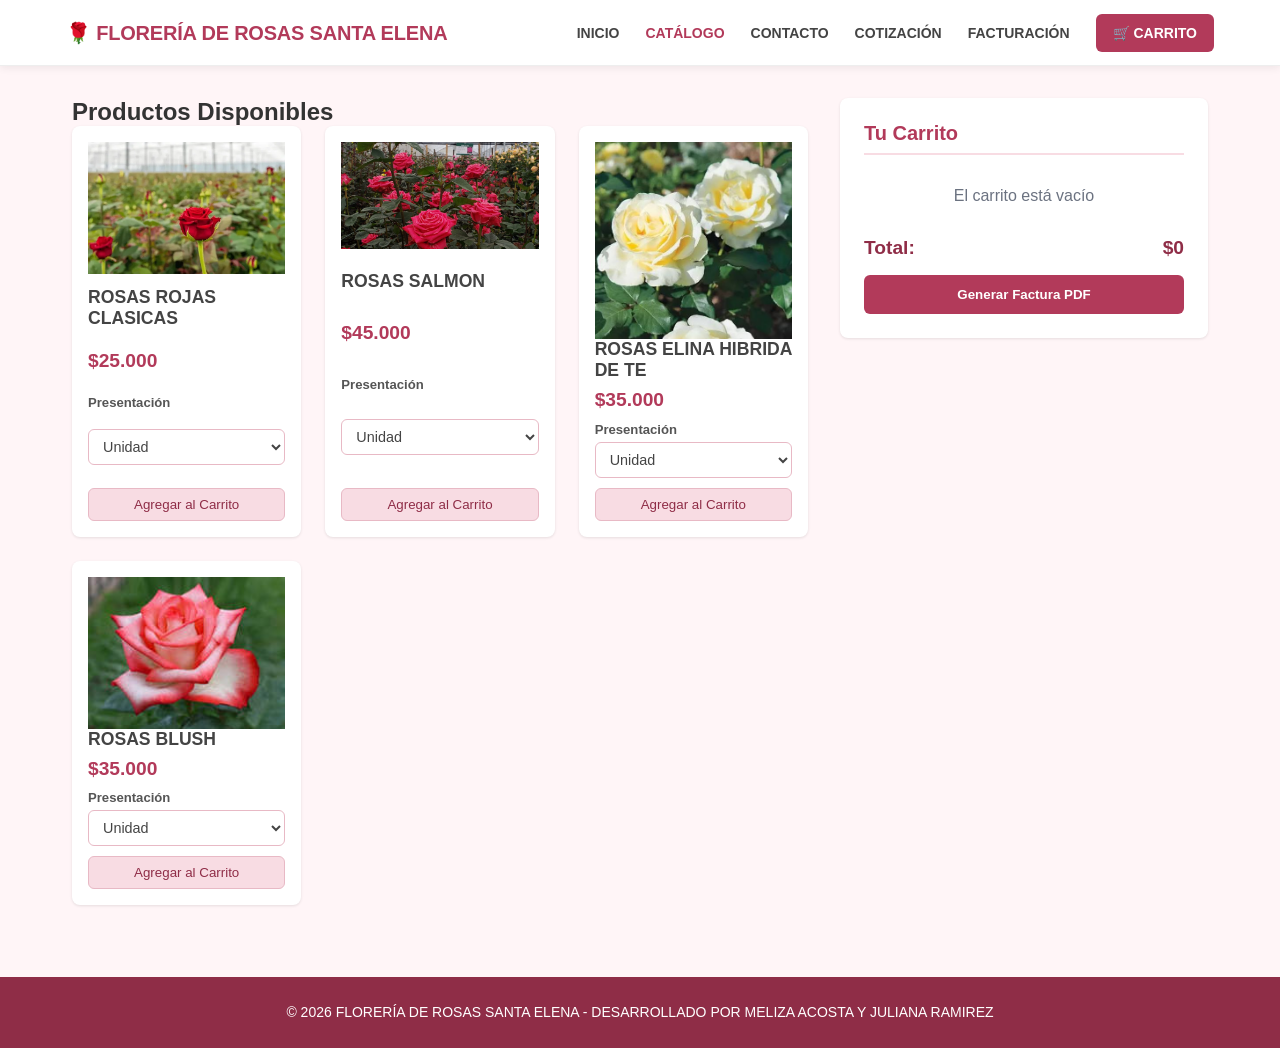
<file: index.html>
<!DOCTYPE html>
<html lang="en">
<head>
    <meta charset="UTF-8">
    <meta name="viewport" content="width=device-width, initial-scale=1.0">
    <title> 🌹FLORERIA DE ROSAS SANTA ELENA</title>
    <link rel="stylesheet" href="css/estilos.css">
    <link rel="stylesheet" href="css/header.css">
    
</head>
<body>
   
    <header class="site-header">
    <nav class="navbar">
        <a href="inicio.html" class="logo">🌹 FLORERÍA DE ROSAS SANTA ELENA</a>

        <ul class="nav-links">
            <li><a href="inicio.html">INICIO</a></li>
            <li><a href="catalogo.html" class="activo">CATÁLOGO</a></li>
            <li><a href="contacto.html">CONTACTO</a></li>
            <li><a href="cotizacion.html">COTIZACIÓN</a></li>
            <li><a href="factura.html">FACTURACIÓN</a></li>
            <li><a href="index.html" class="cart-button">🛒 CARRITO<span id="cart-count" hidden>0</span></a></li>
        </ul>
    </nav>
</header>

<div class="container ">
    <!--listado de productos-->
    <main>
        <h2>Productos Disponibles</h2>

        <div class="products-grid" id="products-grid"></div>
    </main>


    <aside class="cart-section">

        <div class="cart-title">
            Tu Carrito
        </div>


        <ul class="cart-items" id="cart-items">
            <p class="empty-cart">
                El carrito está vacío
            </p>
        </ul>


        <div class="cart-total">
            <span>Total:</span>
            <span id="cart-total-price">$0.00</span>
        </div>


        <button class="btn-checkout" onclick="generarFactura()">
            Generar Factura PDF
        </button>

    </aside>
</div>

<footer class="site-footer cart-footer">
    <p>© 2026 FLORERÍA DE ROSAS SANTA ELENA - DESARROLLADO POR MELIZA ACOSTA Y JULIANA RAMIREZ</p>
</footer>

<script>
    const products = [
{ id: 1, name: 'ROSAS ROJAS CLASICAS', price: 25000, image: 'imagenes/rosa.webp'},
{ id: 2, name: 'ROSAS SALMON', price: 45000, image: 'imagenes/rosas.jpg'},
{ id: 3, name: 'ROSAS ELINA HIBRIDA DE TE', price: 35000, image: 'imagenes/elina.jpeg' },
{ id: 4, name: 'ROSAS BLUSH', price: 35000, image: 'imagenes/Blush.jpeg' }
    ];
    let cart = JSON.parse(localStorage.getItem("carrito")) || [];
    
 // Renderizar productos en la interfaz
 
function renderProducts(){

    const grid=document.getElementById("products-grid");

    grid.innerHTML = products.map(product => `

        <div class="product-card">

            <img src="${product.image}" 
                 alt="${product.name}">

            <h3 class="product-title">
                ${product.name}
            </h3>

            <div class="product-price">
                $${product.price.toLocaleString("es-CO")}
            </div>

            <label class="presentation-label" for="presentacion-${product.id}">Presentación</label>
            <select class="presentation-select" id="presentacion-${product.id}">
                <option value="Unidad">Unidad</option>
                <option value="Ramo">Ramo</option>
                <option value="Docena">Docena</option>
            </select>

            <button class="btn-add"
              onclick="addToCart(${product.id})">

                Agregar al Carrito

            </button>

        </div>

    `).join("");

}


 
function addToCart(id){

    const product = products.find(p => p.id === id);
    const select = document.getElementById(`presentacion-${id}`);
    const presentacion = select ? select.value : "Unidad";

    // La combinación producto + presentación es un elemento diferente.
    // Así se puede tener, por ejemplo, 1 Unidad y 1 Ramo del mismo tipo de rosa.
    const item = cart.find(p => p.id === id && (p.presentacion || "Unidad") === presentacion);

    if(item){
        item.quantity++;
    }else{
        cart.push({
            ...product,
            quantity: 1,
            presentacion: presentacion
        });
    }

    saveCart();
    renderCart();

}



function removeFromCart(id, presentacion){

    cart = cart.filter(
        item => !(item.id === id && (item.presentacion || "Unidad") === presentacion)
    );


    saveCart();
    renderCart();

}



function saveCart(){

    localStorage.setItem(
        "carrito",
        JSON.stringify(cart)
    );

}



function formatearMoneda(valor){
    return new Intl.NumberFormat("es-CO", {
        style: "currency",
        currency: "COP",
        maximumFractionDigits: 0
    }).format(valor);
}


function renderCart(){

    const list=document.getElementById("cart-items");
    const count=document.getElementById("cart-count");
    const total=document.getElementById("cart-total-price");


    let totalItems = cart.reduce(
        (sum,item)=>sum+item.quantity,
        0
    );


    count.textContent = totalItems;


    if(cart.length===0){

        list.innerHTML =
        '<p class="empty-cart">El carrito está vacío</p>';

        total.textContent="$0";

        return;

    }



    let totalCompra=0;


    list.innerHTML = cart.map(item=>{

        let subtotal =
        item.price * item.quantity;


        totalCompra += subtotal;


        return `

        <li class="cart-item">

            <div class="cart-item-details">
                <strong>${item.name}</strong>
                <span class="cart-item-presentation">${item.quantity} × ${item.presentacion || "Unidad"}</span>
                <span class="cart-item-price">${formatearMoneda(item.price)} c/u · Subtotal: ${formatearMoneda(subtotal)}</span>
            </div>

            <button class="btn-remove"
             onclick="removeFromCart(${item.id}, '${item.presentacion || "Unidad"}')">

             Eliminar

            </button>

        </li>

        `;

    }).join("");



    total.textContent =
    "$"+totalCompra.toLocaleString("es-CO");

}




function generarFactura(){

    if(cart.length===0){

        alert("El carrito está vacío");

        return;

    }


    saveCart();

    window.location.href="factura.html";

}



renderProducts();
renderCart();

</script>


</body>
</html>
</file>
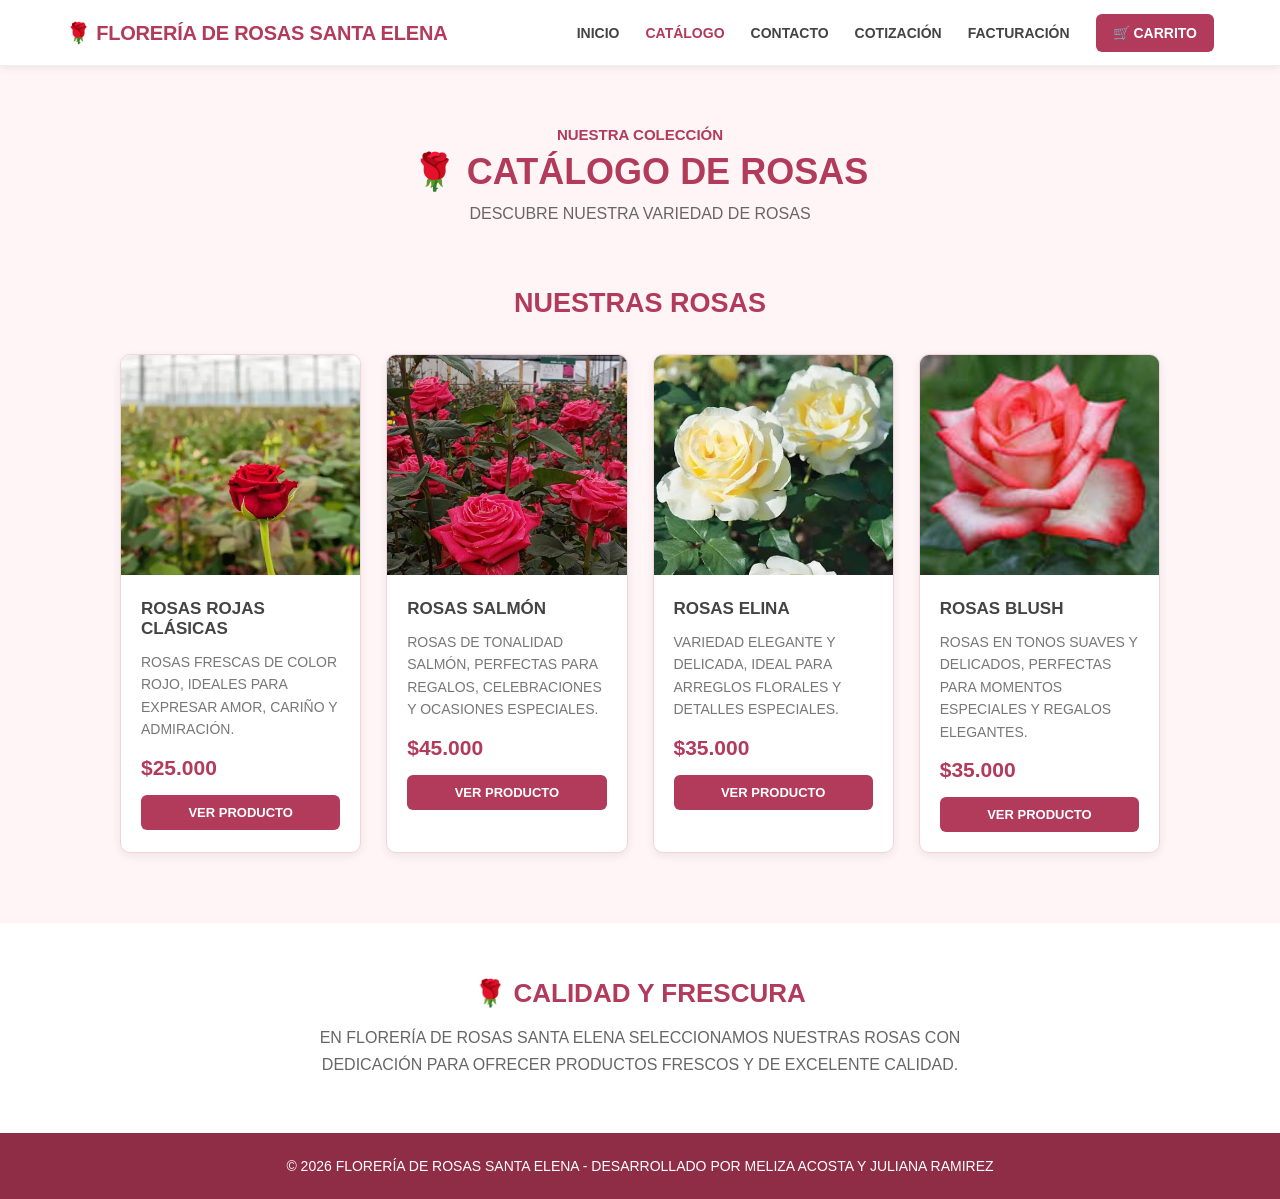
<file: catalogo.html>
<!DOCTYPE html>
<html lang="es">

<head>

    <meta charset="UTF-8">

    <meta name="viewport" content="width=device-width, initial-scale=1.0">

    <title>CATÁLOGO - FLORERÍA DE ROSAS SANTA ELENA</title>

    <link rel="stylesheet" href="css/catalogo.css">
    <link rel="stylesheet" href="css/header.css">

</head>

<body>

    <!-- ENCABEZADO -->

    <header class="site-header">
    <nav class="navbar">
        <a href="inicio.html" class="logo">🌹 FLORERÍA DE ROSAS SANTA ELENA</a>

        <ul class="nav-links">
            <li><a href="inicio.html">INICIO</a></li>
            <li><a href="catalogo.html" class="activo">CATÁLOGO</a></li>
            <li><a href="contacto.html">CONTACTO</a></li>
            <li><a href="cotizacion.html">COTIZACIÓN</a></li>
            <li><a href="factura.html">FACTURACIÓN</a></li>
            <li><a href="index.html" class="cart-button">🛒 CARRITO<span id="cart-count" hidden>0</span></a></li>
        </ul>
    </nav>
</header>


    <!-- TÍTULO -->

    <section class="titulo-catalogo">

        <p>NUESTRA COLECCIÓN</p>

        <h1>
            🌹 CATÁLOGO DE ROSAS
        </h1>

        <span>
            DESCUBRE NUESTRA VARIEDAD DE ROSAS
        </span>

    </section>


    <!-- PRODUCTOS -->

    <main class="catalogo">

        <h2>
            NUESTRAS ROSAS
        </h2>


        <div class="productos-grid">


            <!-- ROSAS ROJAS -->

            <div class="producto">

                <img
                    src="imagenes/rosa.webp"
                    alt="ROSAS ROJAS">

                <div class="producto-info">

                    <h3>
                        ROSAS ROJAS CLÁSICAS
                    </h3>

                    <p>
                        ROSAS FRESCAS DE COLOR ROJO,
                        IDEALES PARA EXPRESAR AMOR,
                        CARIÑO Y ADMIRACIÓN.
                    </p>

                    <strong>
                        $25.000
                    </strong>

                    <a href="index.html">
                        VER PRODUCTO
                    </a>

                </div>

            </div>


            <!-- ROSAS SALMÓN -->

            <div class="producto">

                <img
                    src="imagenes/rosas.jpg"
                    alt="ROSAS SALMÓN">

                <div class="producto-info">

                    <h3>
                        ROSAS SALMÓN
                    </h3>

                    <p>
                        ROSAS DE TONALIDAD SALMÓN,
                        PERFECTAS PARA REGALOS,
                        CELEBRACIONES Y OCASIONES ESPECIALES.
                    </p>

                    <strong>
                        $45.000
                    </strong>

                    <a href="index.html">
                        VER PRODUCTO
                    </a>

                </div>

            </div>


            <!-- ROSAS ELINA -->

            <div class="producto">

                <img
                    src="imagenes/elina.jpeg"
                    alt="ROSAS ELINA">

                <div class="producto-info">

                    <h3>
                        ROSAS ELINA
                    </h3>

                    <p>
                        VARIEDAD ELEGANTE Y DELICADA,
                        IDEAL PARA ARREGLOS FLORALES
                        Y DETALLES ESPECIALES.
                    </p>

                    <strong>
                        $35.000
                    </strong>

                    <a href="index.html">
                        VER PRODUCTO
                    </a>

                </div>

            </div>


            <!-- ROSAS BLUSH -->

            <div class="producto">

                <img
                    src="imagenes/Blush.jpeg"
                    alt="ROSAS BLUSH">

                <div class="producto-info">

                    <h3>
                        ROSAS BLUSH
                    </h3>

                    <p>
                        ROSAS EN TONOS SUAVES Y DELICADOS,
                        PERFECTAS PARA MOMENTOS ESPECIALES
                        Y REGALOS ELEGANTES.
                    </p>

                    <strong>
                        $35.000
                    </strong>

                    <a href="index.html">
                        VER PRODUCTO
                    </a>

                </div>

            </div>


        </div>

    </main>


    <!-- INFORMACIÓN -->

    <section class="informacion">

        <h2>
            🌹 CALIDAD Y FRESCURA
        </h2>

        <p>
            EN FLORERÍA DE ROSAS SANTA ELENA
            SELECCIONAMOS NUESTRAS ROSAS CON
            DEDICACIÓN PARA OFRECER PRODUCTOS
            FRESCOS Y DE EXCELENTE CALIDAD.
        </p>

    </section>


    <!-- PIE DE PÁGINA -->

    <footer>

        <p>
            © 2026 FLORERÍA DE ROSAS SANTA ELENA - DESARROLLADO POR MELIZA ACOSTA Y JULIANA RAMIREZ
        </p>

    </footer>


</body>

</html>
</file>
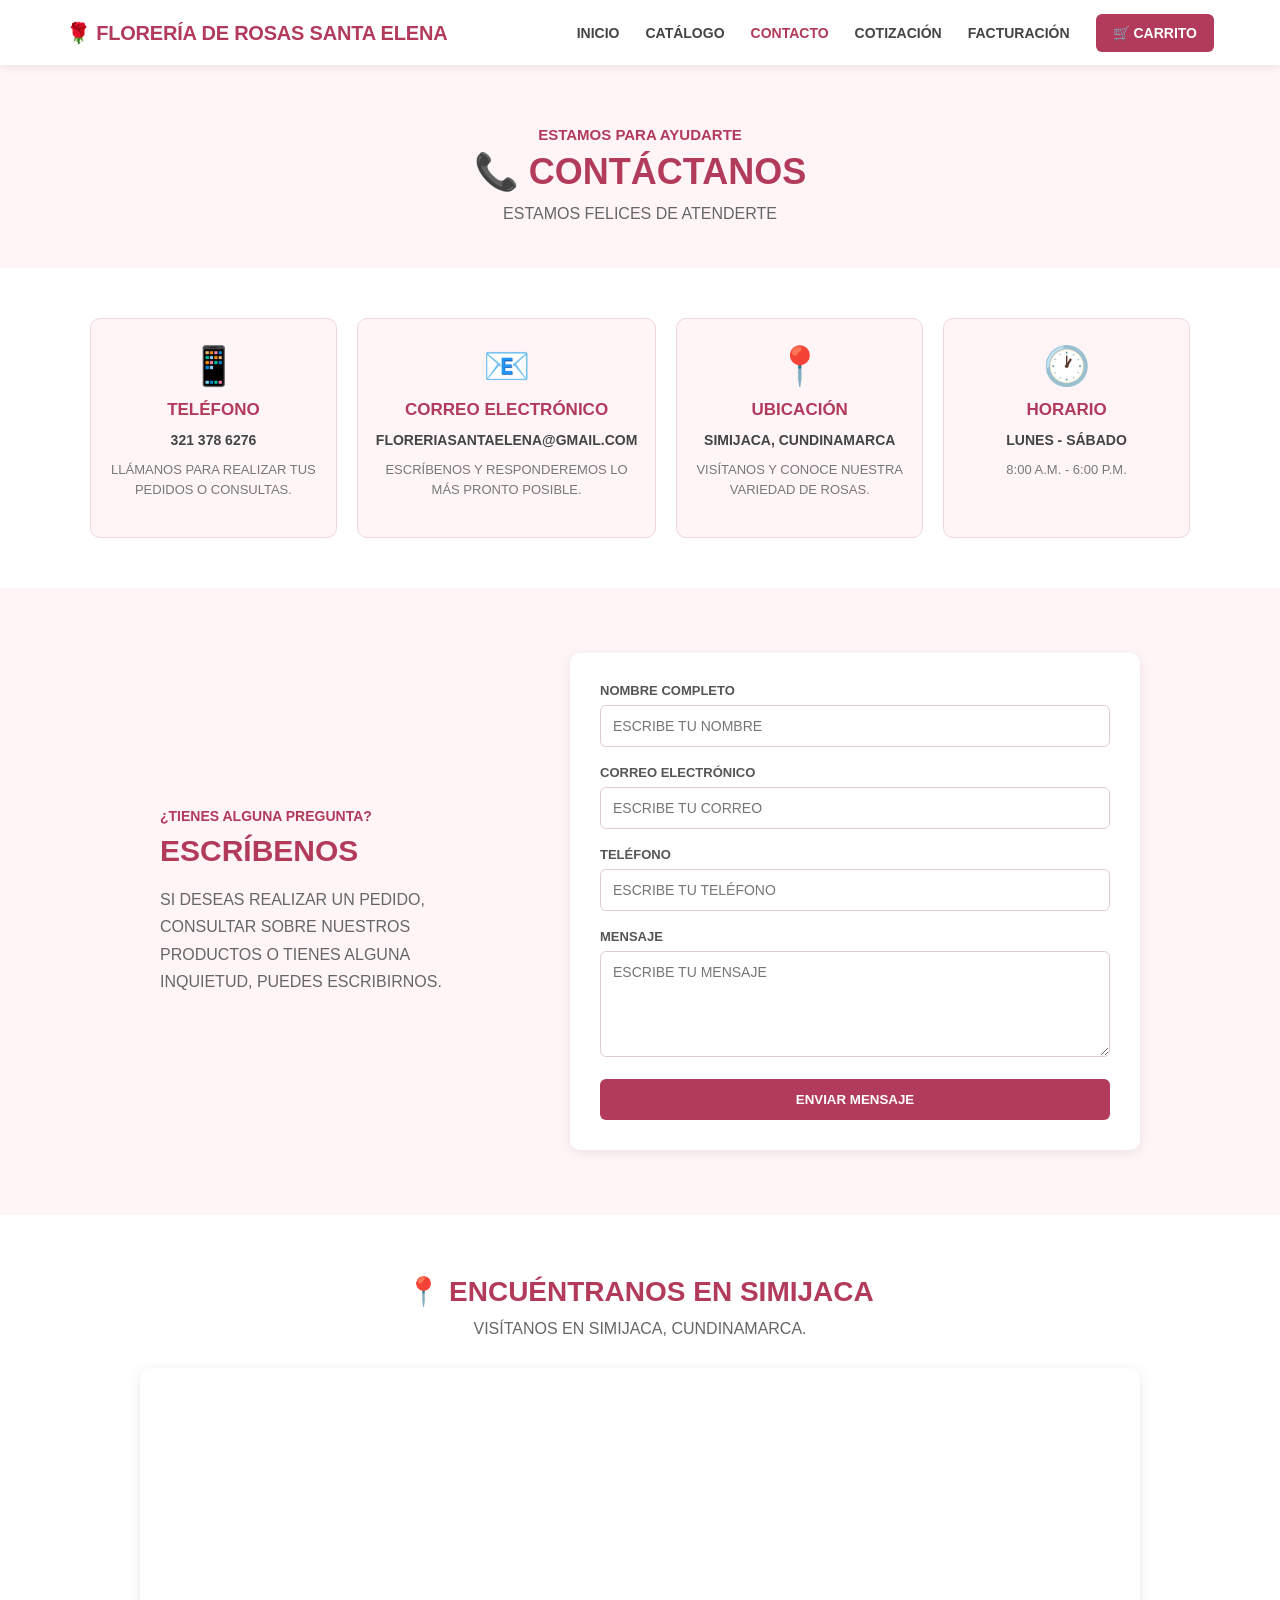
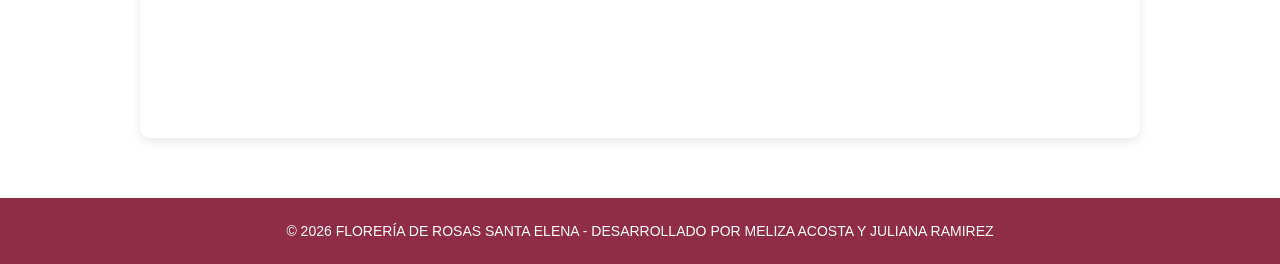
<file: contacto.html>
<!DOCTYPE html>
<html lang="es">

<head>

    <meta charset="UTF-8">

    <meta name="viewport" content="width=device-width, initial-scale=1.0">

    <title>CONTACTO - FLORERÍA DE ROSAS SANTA ELENA</title>

    <link rel="stylesheet" href="css/contacto.css">
    <link rel="stylesheet" href="css/header.css">

</head>


<body>


    <!-- ==================================================
         ENCABEZADO
    ================================================== -->

    <header class="site-header">
    <nav class="navbar">
        <a href="inicio.html" class="logo">🌹 FLORERÍA DE ROSAS SANTA ELENA</a>

        <ul class="nav-links">
            <li><a href="inicio.html">INICIO</a></li>
            <li><a href="catalogo.html">CATÁLOGO</a></li>
            <li><a href="contacto.html" class="activo">CONTACTO</a></li>
            <li><a href="cotizacion.html">COTIZACIÓN</a></li>
            <li><a href="factura.html">FACTURACIÓN</a></li>
            <li><a href="index.html" class="cart-button">🛒 CARRITO<span id="cart-count" hidden>0</span></a></li>
        </ul>
    </nav>
</header>



    <!-- ==================================================
         TÍTULO
    ================================================== -->

    <section class="titulo-contacto">


        <p>

            ESTAMOS PARA AYUDARTE

        </p>


        <h1>

            📞 CONTÁCTANOS

        </h1>


        <span>

            ESTAMOS FELICES DE ATENDERTE

        </span>


    </section>



    <!-- ==================================================
         INFORMACIÓN DE CONTACTO
    ================================================== -->

    <section class="informacion-contacto">


        <div class="contacto-grid">


            <!-- TELÉFONO -->

            <div class="contacto-card">


                <div class="icono">

                    📱

                </div>


                <h2>

                    TELÉFONO

                </h2>


                <p>

                    321 378 6276

                </p>


                <span>

                    LLÁMANOS PARA REALIZAR
                    TUS PEDIDOS O CONSULTAS.

                </span>


            </div>



            <!-- CORREO -->

            <div class="contacto-card">


                <div class="icono">

                    📧

                </div>


                <h2>

                    CORREO ELECTRÓNICO

                </h2>


                <p>

                    FLORERIASANTAELENA@GMAIL.COM

                </p>


                <span>

                    ESCRÍBENOS Y RESPONDEREMOS
                    LO MÁS PRONTO POSIBLE.

                </span>


            </div>



            <!-- UBICACIÓN -->

            <div class="contacto-card">


                <div class="icono">

                    📍

                </div>


                <h2>

                    UBICACIÓN

                </h2>


                <p>

                    SIMIJACA, CUNDINAMARCA

                </p>


                <span>

                    VISÍTANOS Y CONOCE NUESTRA
                    VARIEDAD DE ROSAS.

                </span>


            </div>



            <!-- HORARIO -->

            <div class="contacto-card">


                <div class="icono">

                    🕐

                </div>


                <h2>

                    HORARIO

                </h2>


                <p>

                    LUNES - SÁBADO

                </p>


                <span>

                    8:00 A.M. - 6:00 P.M.

                </span>


            </div>


        </div>


    </section>



    <!-- ==================================================
         FORMULARIO
    ================================================== -->

    <section class="formulario-seccion">


        <div class="formulario-contenedor">


            <div class="formulario-texto">


                <p class="formulario-pequeno">

                    ¿TIENES ALGUNA PREGUNTA?

                </p>


                <h2>

                    ESCRÍBENOS

                </h2>


                <p>

                    SI DESEAS REALIZAR UN PEDIDO,
                    CONSULTAR SOBRE NUESTROS PRODUCTOS
                    O TIENES ALGUNA INQUIETUD,
                    PUEDES ESCRIBIRNOS.

                </p>


            </div>



            <form
                class="formulario"
                onsubmit="enviarFormulario(event)">


                <label for="nombre">

                    NOMBRE COMPLETO

                </label>


                <input
                    type="text"
                    id="nombre"
                    name="nombre"
                    placeholder="ESCRIBE TU NOMBRE"
                    required>


                <label for="correo">

                    CORREO ELECTRÓNICO

                </label>


                <input
                    type="email"
                    id="correo"
                    name="correo"
                    placeholder="ESCRIBE TU CORREO"
                    required>


                <label for="telefono">

                    TELÉFONO

                </label>


                <input
                    type="tel"
                    id="telefono"
                    name="telefono"
                    placeholder="ESCRIBE TU TELÉFONO">


                <label for="mensaje">

                    MENSAJE

                </label>


                <textarea
                    id="mensaje"
                    name="mensaje"
                    rows="5"
                    placeholder="ESCRIBE TU MENSAJE"
                    required></textarea>


                <button type="submit">

                    ENVIAR MENSAJE

                </button>


            </form>


        </div>


    </section>



    <!-- ==================================================
         UBICACIÓN
    ================================================== -->

    <section class="ubicacion">


        <h2>

            📍 ENCUÉNTRANOS EN SIMIJACA

        </h2>


        <p>

            VISÍTANOS EN SIMIJACA, CUNDINAMARCA.

        </p>


        <div class="mapa">


            <iframe

                src="https://www.google.com/maps?q=Simijaca%2C%20Cundinamarca%2C%20Colombia&output=embed"

                width="100%"

                height="350"

                style="border:0;"

                allowfullscreen=""

                loading="lazy">

            </iframe>


        </div>


    </section>



    <!-- ==================================================
         PIE DE PÁGINA
    ================================================== -->

    <footer>


        <p>

            © 2026 FLORERÍA DE ROSAS SANTA ELENA - DESARROLLADO POR MELIZA ACOSTA Y JULIANA RAMIREZ

        </p>


    </footer>



    <!-- ==================================================
         JAVASCRIPT DEL FORMULARIO
    ================================================== -->

    <script>

        function enviarFormulario(event) {

            event.preventDefault();


            const nombre =
                document.getElementById("nombre").value;


            alert(
                "GRACIAS " +
                nombre.toUpperCase() +
                " POR CONTACTAR A FLORERÍA DE ROSAS SANTA ELENA. 🌹"
            );


            document.querySelector(".formulario").reset();

        }

    </script>


</body>

</html>
</file>
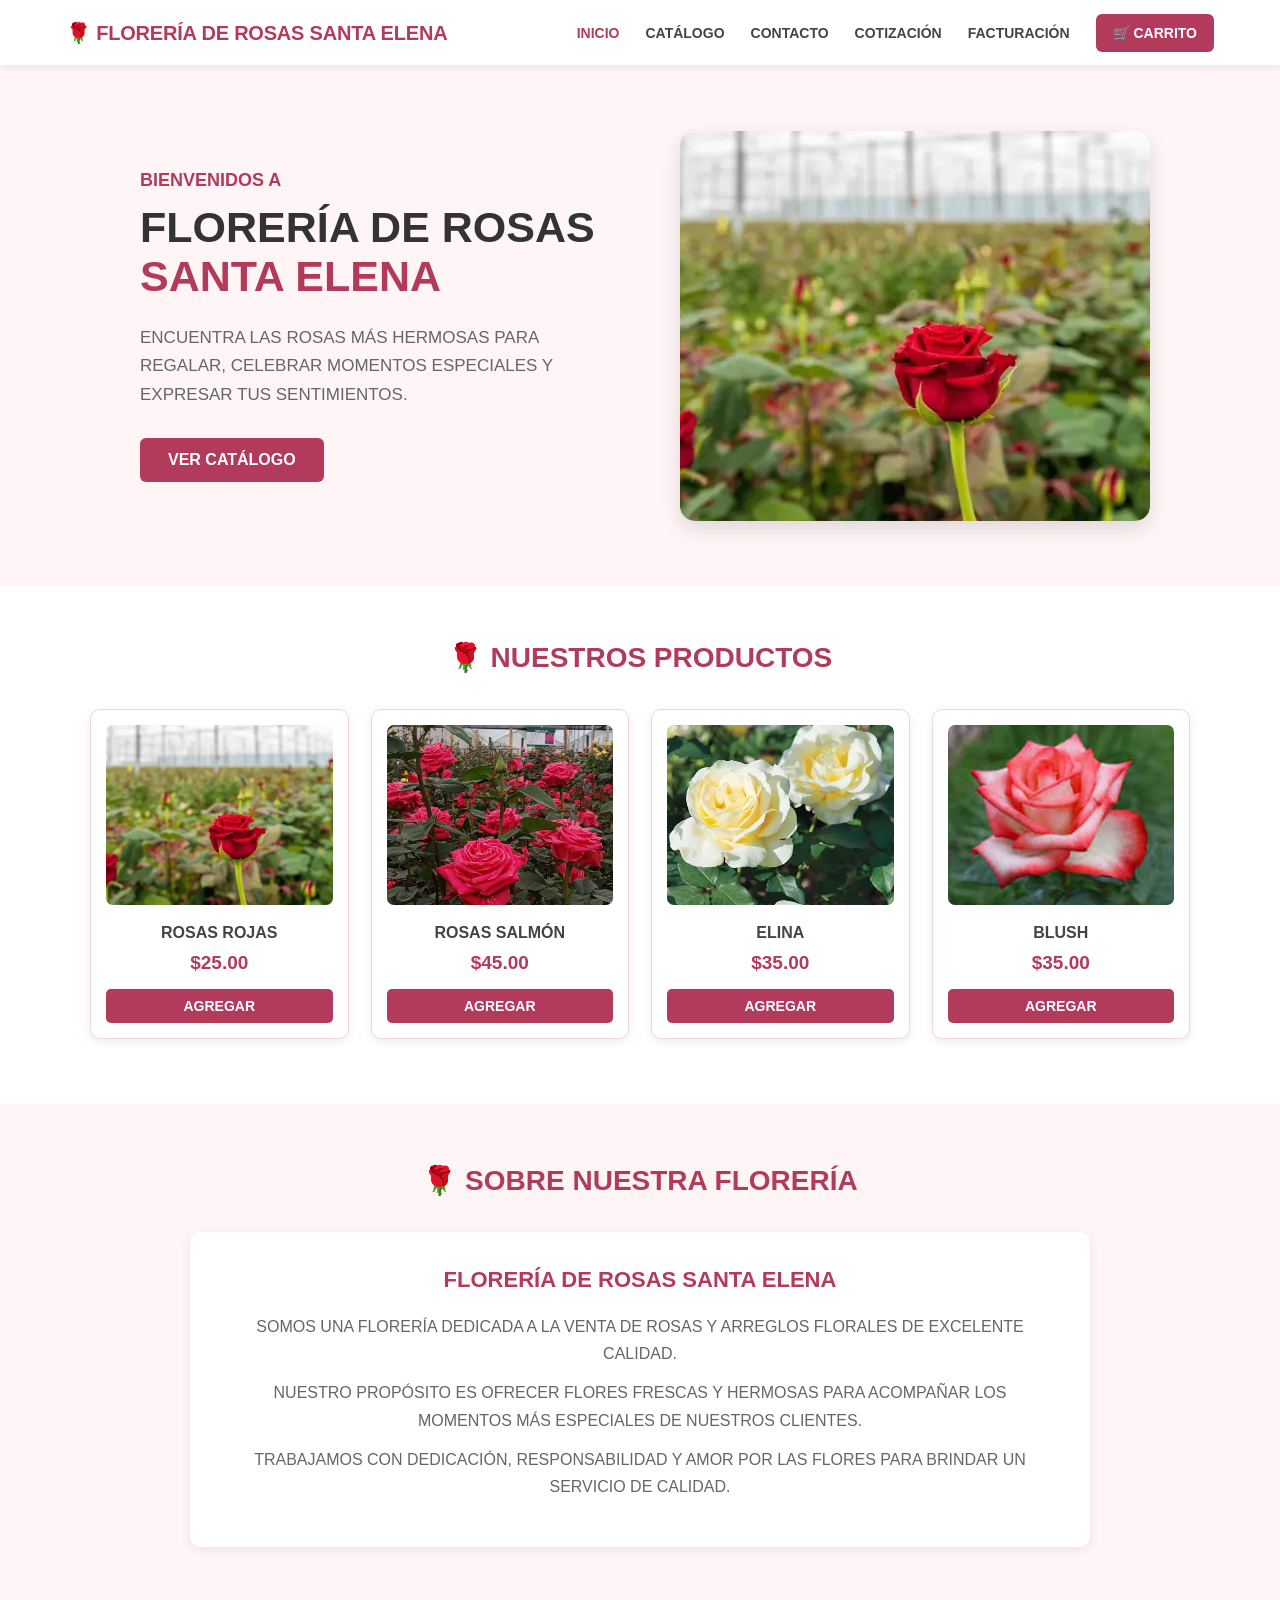
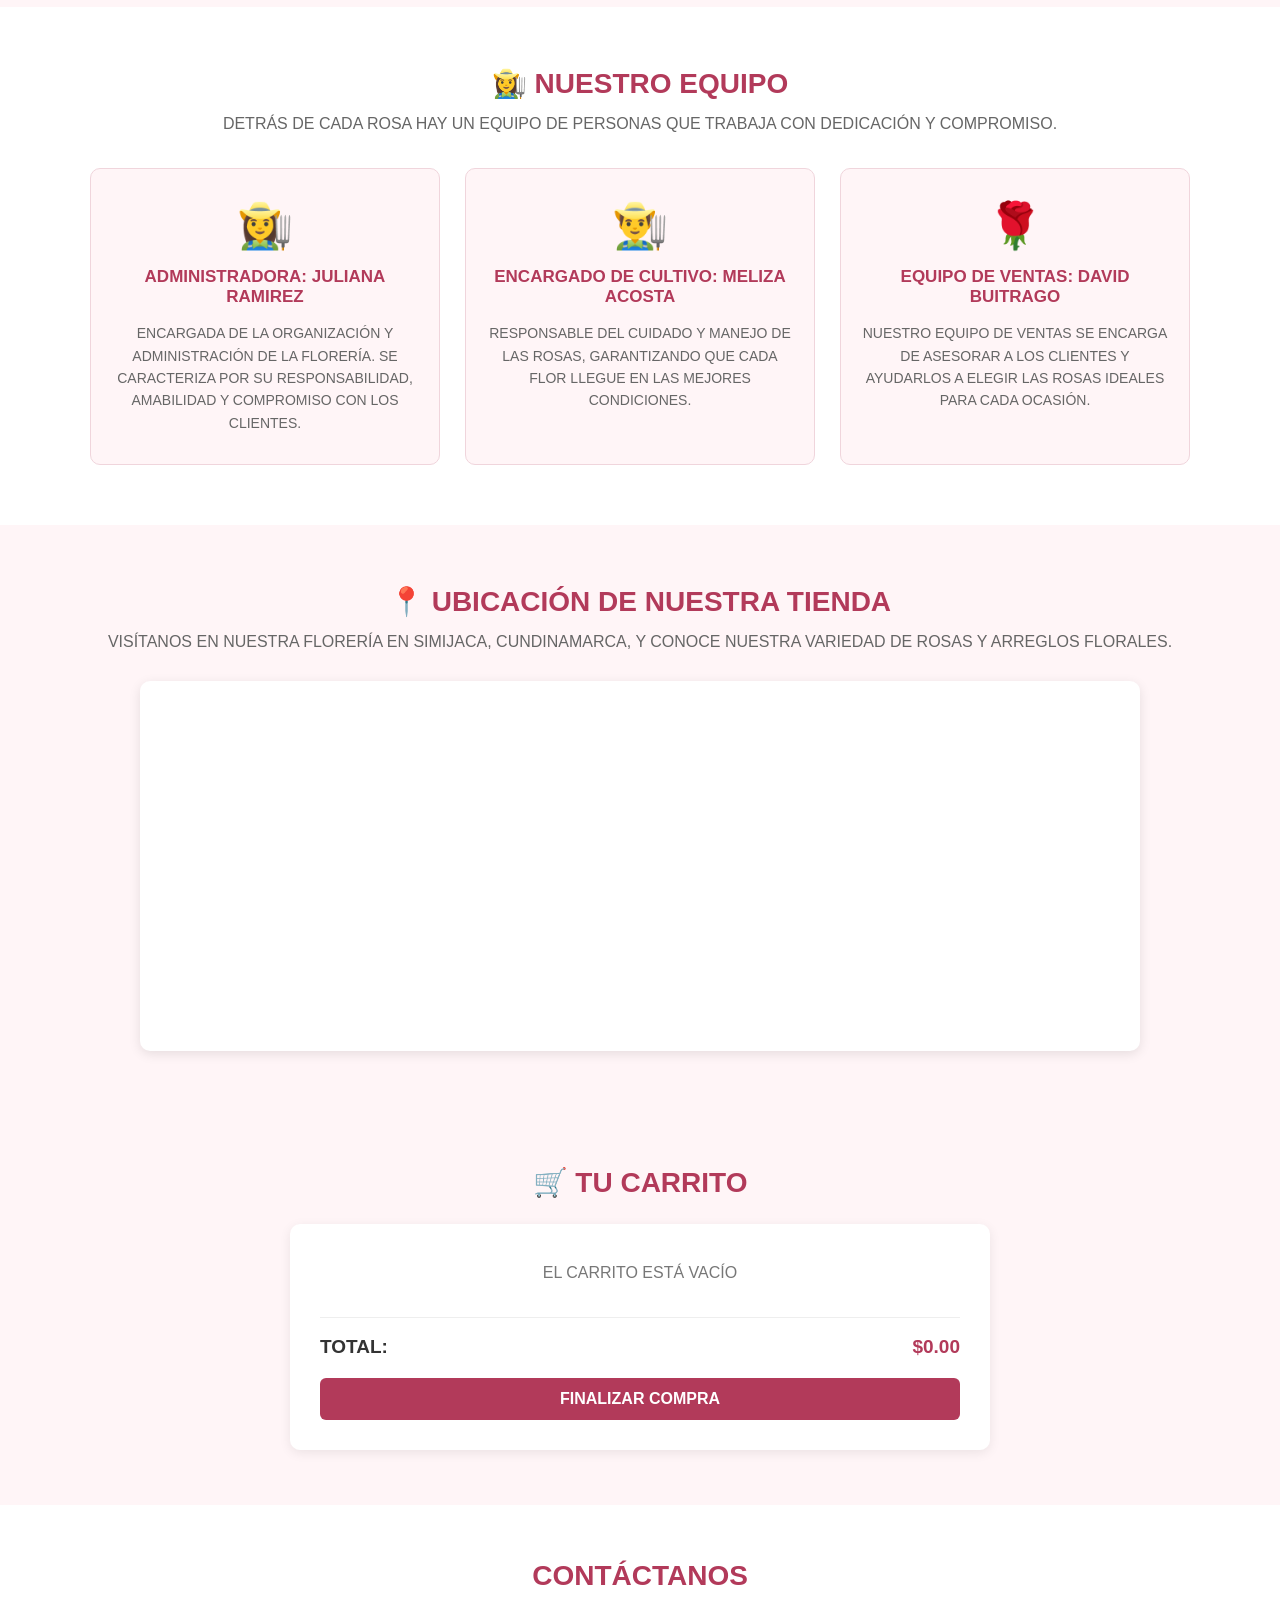
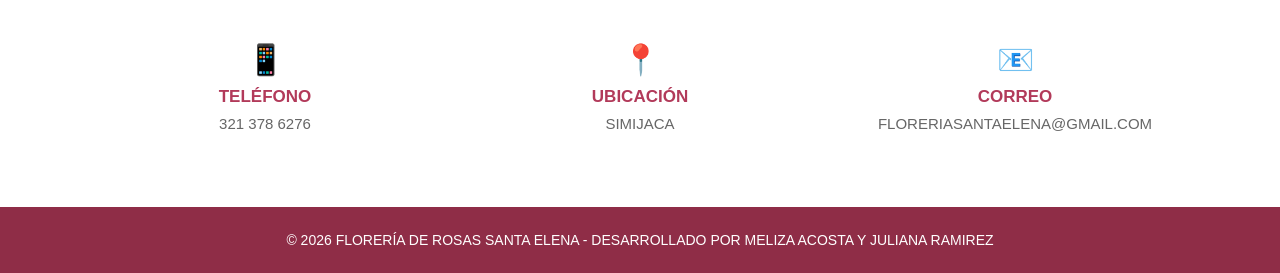
<file: inicio.html>
<!DOCTYPE html>
<html lang="es">

<head>

    <meta charset="UTF-8">

    <meta name="viewport" content="width=device-width, initial-scale=1.0">

    <title>FLORERÍA DE ROSAS SANTA ELENA</title>

    <link rel="stylesheet" href="css/inicio.css">
    <link rel="stylesheet" href="css/header.css">

</head>

<body>


    <!-- ==================================================
         ENCABEZADO
    ================================================== -->

    <header class="site-header">
    <nav class="navbar">
        <a href="inicio.html" class="logo">🌹 FLORERÍA DE ROSAS SANTA ELENA</a>

        <ul class="nav-links">
            <li><a href="inicio.html" class="activo">INICIO</a></li>
            <li><a href="catalogo.html">CATÁLOGO</a></li>
            <li><a href="contacto.html">CONTACTO</a></li>
            <li><a href="cotizacion.html">COTIZACIÓN</a></li>
            <li><a href="factura.html">FACTURACIÓN</a></li>
            <li><a href="index.html" class="cart-button">🛒 CARRITO<span id="cart-count" hidden>0</span></a></li>
        </ul>
    </nav>
</header>



    <!-- ==================================================
         BIENVENIDA
    ================================================== -->

    <section class="bienvenida">

        <div class="bienvenida-contenido">


            <div class="bienvenida-texto">

                <p class="titulo-pequeno">
                    BIENVENIDOS A
                </p>


                <h1>

                    FLORERÍA DE ROSAS

                    <span>
                        SANTA ELENA
                    </span>

                </h1>


                <p class="descripcion">

                    ENCUENTRA LAS ROSAS MÁS HERMOSAS
                    PARA REGALAR, CELEBRAR MOMENTOS
                    ESPECIALES Y EXPRESAR TUS SENTIMIENTOS.

                </p>


                <a href="index.html" class="btn-catalogo">
                    VER CATÁLOGO
                </a>

            </div>



            <div class="bienvenida-imagen">

                <img
                    src="imagenes/rosa.webp"
                    alt="ROSAS DE SANTA ELENA"
                >

            </div>


        </div>

    </section>



    <!-- ==================================================
         NUESTROS PRODUCTOS
    ================================================== -->

    <section class="productos">

        <div class="seccion-contenido">

            <h2>
                🌹 NUESTROS PRODUCTOS
            </h2>


            <div class="productos-grid">


                <!-- PRODUCTO 1 -->

                <div class="producto">

                    <img
                        src="imagenes/rosa.webp"
                        alt="ROSAS ROJAS"
                    >

                    <h3>
                        ROSAS ROJAS
                    </h3>

                    <p class="precio">
                        $25.00
                    </p>

                    <a href="index.html" class="btn-agregar">
                        AGREGAR
                    </a>

                </div>



                <!-- PRODUCTO 2 -->

                <div class="producto">

                    <img
                        src="imagenes/rosas.jpg"
                        alt="ROSAS SALMÓN"
                    >

                    <h3>
                        ROSAS SALMÓN
                    </h3>

                    <p class="precio">
                        $45.00
                    </p>

                    <a href="index.html" class="btn-agregar">
                        AGREGAR
                    </a>

                </div>



                <!-- PRODUCTO 3 -->

                <div class="producto">

                    <img
                        src="imagenes/elina.jpeg"
                        alt="ROSAS ELINA"
                    >

                    <h3>
                        ELINA
                    </h3>

                    <p class="precio">
                        $35.00
                    </p>

                    <a href="index.html" class="btn-agregar">
                        AGREGAR
                    </a>

                </div>



                <!-- PRODUCTO 4 -->

                <div class="producto">

                    <img
                        src="imagenes/Blush.jpeg"
                        alt="ROSAS BLUSH"
                    >

                    <h3>
                        BLUSH
                    </h3>

                    <p class="precio">
                        $35.00
                    </p>

                    <a href="index.html" class="btn-agregar">
                        AGREGAR
                    </a>

                </div>


            </div>

        </div>

    </section>



    <!-- ==================================================
         DESCRIPCIÓN DE LA TIENDA
    ================================================== -->

    <section class="sobre-nosotros">

        <div class="seccion-contenido">

            <h2>
                🌹 SOBRE NUESTRA FLORERÍA
            </h2>


            <div class="sobre-contenido">

                <div class="sobre-texto">

                    <h3>
                        FLORERÍA DE ROSAS SANTA ELENA
                    </h3>


                    <p>

                        SOMOS UNA FLORERÍA DEDICADA A LA VENTA
                        DE ROSAS Y ARREGLOS FLORALES DE EXCELENTE
                        CALIDAD.

                    </p>


                    <p>

                        NUESTRO PROPÓSITO ES OFRECER FLORES
                        FRESCAS Y HERMOSAS PARA ACOMPAÑAR
                        LOS MOMENTOS MÁS ESPECIALES DE NUESTROS
                        CLIENTES.

                    </p>


                    <p>

                        TRABAJAMOS CON DEDICACIÓN, RESPONSABILIDAD
                        Y AMOR POR LAS FLORES PARA BRINDAR
                        UN SERVICIO DE CALIDAD.

                    </p>

                </div>

            </div>

        </div>

    </section>



    <!-- ==================================================
         RESEÑA DE EMPLEADOS Y DUEÑOS
    ================================================== -->

    <section class="equipo">

        <div class="seccion-contenido">

            <h2>
                👩‍🌾 NUESTRO EQUIPO
            </h2>


            <p class="equipo-introduccion">

                DETRÁS DE CADA ROSA HAY UN EQUIPO DE PERSONAS
                QUE TRABAJA CON DEDICACIÓN Y COMPROMISO.

            </p>


            <div class="equipo-grid">


                <!-- EMPLEADO 1 -->

                <div class="empleado">

                    <div class="empleado-icono">
                        👩‍🌾
                    </div>


                    <h3>
                        ADMINISTRADORA: JULIANA RAMIREZ
                    </h3>


                    <p>

                        ENCARGADA DE LA ORGANIZACIÓN Y
                        ADMINISTRACIÓN DE LA FLORERÍA.
                        SE CARACTERIZA POR SU RESPONSABILIDAD,
                        AMABILIDAD Y COMPROMISO CON LOS CLIENTES.

                    </p>

                </div>



                <!-- EMPLEADO 2 -->

                <div class="empleado">

                    <div class="empleado-icono">
                        👨‍🌾
                    </div>


                    <h3>
                        ENCARGADO DE CULTIVO: MELIZA ACOSTA
                    </h3>


                    <p>

                        RESPONSABLE DEL CUIDADO Y MANEJO
                        DE LAS ROSAS, GARANTIZANDO QUE
                        CADA FLOR LLEGUE EN LAS MEJORES
                        CONDICIONES.

                    </p>

                </div>



                <!-- EMPLEADO 3 -->

                <div class="empleado">

                    <div class="empleado-icono">
                        🌹
                    </div>


                    <h3>
                        EQUIPO DE VENTAS: DAVID BUITRAGO
                    </h3>


                    <p>

                        NUESTRO EQUIPO DE VENTAS SE ENCARGA
                        DE ASESORAR A LOS CLIENTES Y AYUDARLOS
                        A ELEGIR LAS ROSAS IDEALES PARA CADA
                        OCASIÓN.

                    </p>

                </div>


            </div>

        </div>

    </section>



   <!-- ==================================================
     UBICACIÓN
================================================== -->

<section class="ubicacion">

    <div class="seccion-contenido">

        <h2>
            📍 UBICACIÓN DE NUESTRA TIENDA
        </h2>

        <p class="ubicacion-texto">

            VISÍTANOS EN NUESTRA FLORERÍA EN SIMIJACA,
            CUNDINAMARCA, Y CONOCE NUESTRA VARIEDAD
            DE ROSAS Y ARREGLOS FLORALES.

        </p>

        <div class="mapa">

            <iframe
                src="https://www.google.com/maps?q=Simijaca%2C%20Cundinamarca%2C%20Colombia&output=embed"
                width="100%"
                height="350"
                style="border:0;"
                allowfullscreen=""
                loading="lazy">
            </iframe>

        </div>

    </div>

</section>

    <!-- ==================================================
         CARRITO
    ================================================== -->

    <section class="carrito">

        <div class="seccion-contenido">

            <h2>
                🛒 TU CARRITO
            </h2>


            <div class="carrito-contenido">

                <p class="carrito-vacio">
                    EL CARRITO ESTÁ VACÍO
                </p>


                <div class="carrito-total">

                    <span>
                        TOTAL:
                    </span>


                    <strong>
                        $0.00
                    </strong>

                </div>


                <a
                    href="index.html"
                    class="btn-finalizar">

                    FINALIZAR COMPRA

                </a>

            </div>

        </div>

    </section>



    <!-- ==================================================
         CONTACTO
    ================================================== -->

    <section class="contacto">

        <div class="seccion-contenido">

            <h2>
                CONTÁCTANOS
            </h2>


            <div class="contacto-grid">


                <!-- TELÉFONO -->

                <div class="contacto-item">

                    <div class="contacto-icono">
                        📱
                    </div>


                    <h3>
                        TELÉFONO
                    </h3>


                    <p>
                        321 378 6276
                    </p>

                </div>



                <!-- UBICACIÓN -->

                <div class="contacto-item">

                    <div class="contacto-icono">
                        📍
                    </div>


                    <h3>
                        UBICACIÓN
                    </h3>


                    <p>
                        SIMIJACA
                    </p>

                </div>



                <!-- CORREO -->

                <div class="contacto-item">

                    <div class="contacto-icono">
                        📧
                    </div>


                    <h3>
                        CORREO
                    </h3>


                    <p>
                        FLORERIASANTAELENA@GMAIL.COM
                    </p>

                </div>


            </div>

        </div>

    </section>



    <!-- ==================================================
         PIE DE PÁGINA
    ================================================== -->

    <footer>

        <p>
            © 2026 FLORERÍA DE ROSAS SANTA ELENA - DESARROLLADO POR MELIZA ACOSTA Y JULIANA RAMIREZ
        </p>

    </footer>


</body>

</html>
</file>
<file: css/estilos.css>
/* =========================
   ESTILOS GENERALES
========================= */

* {
    box-sizing: border-box;
    margin: 0;
    padding: 0;
    font-family: 'Segoe UI', Tahoma, Geneva, Verdana, sans-serif;
}

body {
    background-color: #fff5f7;
    color: #333;
}


/* =========================
   BARRA DE NAVEGACIÓN
========================= */

.site-header {
    background: #ffffff;
    box-shadow: 0 2px 4px rgba(0,0,0,0.1);
    position: sticky;
    top: 0;
    z-index: 100;
}

.site-header .navbar {
    display: flex;
    justify-content: space-between;
    align-items: center;
    max-width: 1200px;
    margin: 0 auto;
    padding: 1rem 2rem;
}


/* NOMBRE DE LA FLORERÍA */

.site-header .logo {
    font-weight: bold;
    font-size: 1.5rem;
    color: #b23a5a;
}


/* MENÚ */

.site-header .nav-links {
    display: flex;
    gap: 1.5rem;
    list-style: none;
    align-items: center;
}

.site-header .nav-links a {
    text-decoration: none;
    color: #4b5563;
    font-weight: 500;
    transition: color 0.2s;
}

.site-header .nav-links a:hover {
    color: #b23a5a;
}


/* =========================
   BOTÓN CARRITO
========================= */

.cart-badge-btn {
    background: #b23a5a;
    color: white;
    border: none;
    padding: 0.5rem 1rem;
    border-radius: 6px;
    cursor: pointer;
    display: flex;
    align-items: center;
    gap: 0.5rem;
    font-weight: 500;
}

.cart-badge-btn:hover {
    background: #8f2d47;
}


/* =========================
   CONTENEDOR PRINCIPAL
========================= */

.container {
    max-width: 1200px;
    margin: 2rem auto;
    padding: 0 2rem;
    display: grid;
    grid-template-columns: 2fr 1fr;
    gap: 2rem;
}

@media (max-width: 768px) {
    .container {
        grid-template-columns: 1fr;
    }
}


/* =========================
   CUADRÍCULA DE PRODUCTOS
========================= */

.products-grid {
    display: grid;
    grid-template-columns: repeat(auto-fill, minmax(220px, 1fr));
    gap: 1.5rem;
}

.product-card {
    background: white;
    border-radius: 8px;
    padding: 1rem;
    box-shadow: 0 1px 3px rgba(0,0,0,0.1);
    display: flex;
    flex-direction: column;
    justify-content: space-between;
}


/* IMAGEN */

.product-img {
    width: 100%;
    height: 140px;
    background: #f8dce3;
    border-radius: 6px;
    display: flex;
    align-items: center;
    justify-content: center;
    color: #8f2d47;
    margin-bottom: 1rem;
    font-size: 0.9rem;
}


/* TÍTULO */

.product-title {
    font-size: 1.1rem;
    font-weight: 600;
    margin-bottom: 0.5rem;
    color: #444;
}


/* PRECIO */

.product-price {
    color: #b23a5a;
    font-weight: bold;
    font-size: 1.2rem;
    margin-bottom: 0.65rem;
}

.presentation-label {
    display: block;
    margin-bottom: 5px;
    color: #555;
    font-size: 0.82rem;
    font-weight: 600;
}

.presentation-select {
    width: 100%;
    padding: 8px 10px;
    margin-bottom: 10px;
    border: 1px solid #e8b9c5;
    border-radius: 6px;
    background: #fff;
    color: #444;
    font-size: 0.9rem;
    outline: none;
}

.presentation-select:focus {
    border-color: #b23a5a;
    box-shadow: 0 0 0 2px rgba(178, 58, 90, 0.10);
}


/* =========================
   BOTÓN AGREGAR AL CARRITO
========================= */

.btn-add {
    background: #f8dce3;
    color: #8f2d47;
    border: 1px solid #e8b9c5;
    padding: 0.5rem;
    border-radius: 6px;
    cursor: pointer;
    font-weight: 500;
    transition: all 0.2s;
}

.btn-add:hover {
    background: #b23a5a;
    color: white;
    border-color: #b23a5a;
}


/* =========================
   SECCIÓN DEL CARRITO
========================= */

.cart-section {
    background: white;
    border-radius: 8px;
    padding: 1.5rem;
    box-shadow: 0 1px 3px rgba(0,0,0,0.1);
    height: fit-content;
    position: sticky;
    top: 5rem;
}


/* TÍTULO DEL CARRITO */

.cart-title {
    font-size: 1.25rem;
    font-weight: 600;
    margin-bottom: 1rem;
    border-bottom: 2px solid #f8dce3;
    padding-bottom: 0.5rem;
    color: #b23a5a;
}


/* PRODUCTOS DEL CARRITO */

.cart-items {
    list-style: none;
    max-height: 300px;
    overflow-y: auto;
    margin-bottom: 1rem;
}

.cart-item {
    display: flex;
    justify-content: space-between;
    align-items: center;
    padding: 0.5rem 0;
    border-bottom: 1px solid #f8dce3;
    font-size: 0.95rem;
}

.cart-item-details {
    display: flex;
    flex-direction: column;
    gap: 3px;
    min-width: 0;
    padding-right: 8px;
}

.cart-item-details strong {
    color: #444;
    line-height: 1.25;
}

.cart-item-presentation {
    color: #8f2d47;
    font-size: 0.85rem;
    font-weight: 700;
}

.cart-item-price {
    color: #6b7280;
    font-size: 0.85rem;
}


/* =========================
   BOTÓN ELIMINAR
========================= */

.btn-remove {
    background: #fee2e2;
    color: #b23a5a;
    border: none;
    padding: 0.25rem 0.5rem;
    border-radius: 4px;
    cursor: pointer;
    font-size: 0.8rem;
}

.btn-remove:hover {
    background: #f8cbd4;
}


/* =========================
   TOTAL
========================= */

.cart-total {
    display: flex;
    justify-content: space-between;
    font-size: 1.2rem;
    font-weight: bold;
    margin-bottom: 1rem;
    color: #8f2d47;
}


/* =========================
   FINALIZAR COMPRA
========================= */

.btn-checkout {
    width: 100%;
    background: #b23a5a;
    color: white;
    border: none;
    padding: 0.75rem;
    border-radius: 6px;
    font-weight: bold;
    cursor: pointer;
    transition: background 0.2s;
}

.btn-checkout:hover {
    background: #8f2d47;
}


/* =========================
   CARRITO VACÍO
========================= */

.empty-cart {
    color: #6b7280;
    text-align: center;
    padding: 1rem 0;
}

@media (max-width: 768px) {
    .cart-item {
        align-items: flex-start;
        gap: 8px;
    }
}


/* =========================
   PIE DE PÁGINA DEL CARRITO
========================= */

body {
    min-height: 100vh;
    display: flex;
    flex-direction: column;
}

body > .container {
    flex: 1 0 auto;
    width: 100%;
}

.cart-footer {
    flex-shrink: 0;
    width: 100%;
    margin-top: 0;
    background: #8f2d47;
    color: #ffffff;
    text-align: center;
    padding: 25px 20px;
}

.cart-footer p {
    margin: 0;
    font-size: 14px;
    line-height: 1.5;
}

@media (max-width: 560px) {
    .cart-footer {
        padding: 20px 12px;
    }

    .cart-footer p {
        font-size: 12px;
    }
}
</file>
<file: css/header.css>
/* ==================================================
   ENCABEZADO UNIFICADO - FLORERÍA DE ROSAS SANTA ELENA
================================================== */

.site-header {
    width: 100%;
    height: 66px;
    background: #fff;
    border-bottom: 1px solid #eeeeee;
    box-shadow: 0 2px 8px rgba(0, 0, 0, .07);
    position: sticky;
    top: 0;
    z-index: 1000;
}

.site-header .navbar {
    width: 100%;
    max-width: 1200px;
    height: 66px;
    margin: 0 auto;
    padding: 0 26px;
    display: flex;
    align-items: center;
    justify-content: space-between;
    gap: 24px;
}

.site-header .logo {
    display: inline-flex;
    align-items: center;
    flex: 0 1 auto;
    color: #b23a5a;
    text-decoration: none;
    font-size: 20px;
    line-height: 1;
    font-weight: 700;
    letter-spacing: -.2px;
    white-space: nowrap;
}

.site-header .nav-links {
    display: flex;
    align-items: center;
    justify-content: flex-end;
    gap: 26px;
    margin: 0;
    padding: 0;
    list-style: none;
    min-width: 0;
}

.site-header .nav-links li {
    margin: 0;
    padding: 0;
}

.site-header .nav-links a {
    display: inline-flex;
    align-items: center;
    justify-content: center;
    min-height: 38px;
    color: #444;
    text-decoration: none;
    font-size: 14px;
    font-weight: 600;
    white-space: nowrap;
    transition: color .2s ease, background-color .2s ease, transform .2s ease;
}

.site-header .nav-links a:hover,
.site-header .nav-links a.activo {
    color: #b23a5a;
}

.site-header .cart-button {
    padding: 9px 17px;
    min-height: 38px;
    background: #b23a5a !important;
    color: #fff !important;
    border-radius: 6px;
    font-weight: 700 !important;
}

.site-header .cart-button:hover {
    background: #962f4b !important;
    color: #fff !important;
    transform: translateY(-1px);
}

@media (max-width: 1050px) {
    .site-header .navbar { padding: 0 20px; gap: 16px; }
    .site-header .nav-links { gap: 16px; }
    .site-header .logo { font-size: 18px; }
}

@media (max-width: 850px) {
    .site-header { height: auto; }
    .site-header .navbar {
        height: auto;
        min-height: 66px;
        padding: 12px 18px;
        flex-wrap: wrap;
        justify-content: center;
    }
    .site-header .logo {
        width: 100%;
        justify-content: center;
    }
    .site-header .nav-links {
        flex-wrap: wrap;
        justify-content: center;
        gap: 8px 14px;
    }
}

@media (max-width: 560px) {
    .site-header .nav-links a { font-size: 13px; }
    .site-header .cart-button { padding: 8px 12px; }
}


/* ==================================================
   PIE DE PÁGINA UNIFICADO
================================================== */

.site-footer {
    width: 100%;
    background: #8f2d47;
    color: #fff;
    text-align: center;
    padding: 25px 20px;
    margin-top: 40px;
}

.site-footer p {
    margin: 0;
    font-size: 14px;
    line-height: 1.5;
}

@media (max-width: 560px) {
    .site-footer {
        padding: 20px 12px;
    }

    .site-footer p {
        font-size: 12px;
    }
}
</file>
<file: css/catalogo.css>
/* CONFIGURACIÓN GENERAL */

* {
    box-sizing: border-box;
    margin: 0;
    padding: 0;
    font-family: 'Segoe UI', Tahoma, Geneva, Verdana, sans-serif;
}

body {
    background-color: #fff5f7;
    color: #333;
}



/* ==================================================
   ENCABEZADO
================================================== */

header {

    width: 100%;

    background-color: #ffffff;

    box-shadow: 0 2px 8px rgba(0, 0, 0, 0.10);

    position: sticky;

    top: 0;

    z-index: 1000;

}


.navbar {

    width: 100%;

    max-width: 1200px;

    height: 75px;

    margin: 0 auto;

    padding: 0 30px;

    display: flex;

    justify-content: space-between;

    align-items: center;

}


.logo {

    color: #b23a5a;

    font-size: 21px;

    font-weight: bold;

    white-space: nowrap;

}


.nav-links {

    display: flex;

    align-items: center;

    gap: 25px;

    list-style: none;

}


.nav-links a {

    color: #444;

    text-decoration: none;

    font-size: 15px;

    font-weight: 600;

    transition: 0.3s;

}


.nav-links a:hover {

    color: #b23a5a;

}


.cart-button {

    background-color: #b23a5a;

    color: white !important;

    padding: 10px 18px;

    border-radius: 6px;

}


.cart-button:hover {

    background-color: #8f2d47;

}



/* TÍTULO */

.titulo-catalogo {
    text-align: center;

    padding: 60px 20px 45px;

    background-color: #fff5f7;
}

.titulo-catalogo p {
    color: #b23a5a;

    font-size: 15px;

    font-weight: bold;

    margin-bottom: 8px;
}

.titulo-catalogo h1 {
    color: #b23a5a;

    font-size: 36px;

    margin-bottom: 12px;
}

.titulo-catalogo span {
    color: #666;

    font-size: 16px;
}


/* CATÁLOGO */

.catalogo {
    max-width: 1100px;

    margin: auto;

    padding: 20px 30px 70px;
}

.catalogo h2 {
    text-align: center;

    color: #b23a5a;

    font-size: 27px;

    margin-bottom: 35px;
}


/* PRODUCTOS */

.productos-grid {
    display: grid;

    grid-template-columns:
        repeat(4, 1fr);

    gap: 25px;
}

.producto {
    background-color: white;

    border: 1px solid #f0d5dc;

    border-radius: 10px;

    overflow: hidden;

    box-shadow:
        0 3px 10px rgba(0,0,0,0.07);

    transition: 0.3s;
}

.producto:hover {
    transform: translateY(-5px);

    box-shadow:
        0 8px 18px rgba(0,0,0,0.12);
}

.producto img {
    width: 100%;

    height: 220px;

    object-fit: cover;
}

.producto-info {
    padding: 20px;
}

.producto-info h3 {
    color: #444;

    font-size: 17px;

    margin-bottom: 12px;
}

.producto-info p {
    color: #777;

    font-size: 14px;

    line-height: 1.6;

    min-height: 90px;

    margin-bottom: 15px;
}

.producto-info strong {
    display: block;

    color: #b23a5a;

    font-size: 21px;

    margin-bottom: 15px;
}

.producto-info a {
    display: block;

    text-align: center;

    text-decoration: none;

    background-color: #b23a5a;

    color: white;

    padding: 10px;

    border-radius: 6px;

    font-weight: bold;

    font-size: 13px;
}

.producto-info a:hover {
    background-color: #8f2d47;
}


/* INFORMACIÓN */

.informacion {
    background-color: white;

    text-align: center;

    padding: 55px 30px;
}

.informacion h2 {
    color: #b23a5a;

    font-size: 26px;

    margin-bottom: 15px;
}

.informacion p {
    max-width: 700px;

    margin: auto;

    color: #666;

    line-height: 1.7;
}


/* PIE DE PÁGINA */

footer {
    background-color: #8f2d47;

    color: white;

    text-align: center;

    padding: 25px;
}

footer p {
    font-size: 14px;
}


/* RESPONSIVE */

@media (max-width: 900px) {

    .productos-grid {
        grid-template-columns:
            repeat(2, 1fr);
    }

}

@media (max-width: 650px) {

    .navbar {
        height: auto;

        padding: 15px;

        flex-direction: column;

        gap: 15px;
    }

    .nav-links {
        flex-wrap: wrap;

        justify-content: center;

        gap: 12px;
    }

    .productos-grid {
        grid-template-columns: 1fr;
    }

    .titulo-catalogo h1 {
        font-size: 29px;
    }

}
</file>
<file: css/contacto.css>
/* ==================================================
   CONFIGURACIÓN GENERAL
================================================== */

* {

    box-sizing: border-box;

    margin: 0;

    padding: 0;

    font-family: 'Segoe UI', Tahoma, Geneva, Verdana, sans-serif;

}


body {

    background-color: #fff5f7;

    color: #333;

}


/* ==================================================
   ENCABEZADO
================================================== */

header {

    background-color: white;

    box-shadow:
        0 2px 8px rgba(0,0,0,0.10);

    position: sticky;

    top: 0;

    z-index: 1000;

}


.navbar {

    max-width: 1200px;

    height: 75px;

    margin: auto;

    padding: 0 30px;

    display: flex;

    justify-content: space-between;

    align-items: center;

}


.logo {

    color: #b23a5a;

    font-size: 21px;

    font-weight: bold;

}


.nav-links {

    display: flex;

    align-items: center;

    gap: 25px;

    list-style: none;

}


.nav-links a {

    text-decoration: none;

    color: #444;

    font-weight: 600;

    font-size: 15px;

    transition: 0.3s;

}


.nav-links a:hover {

    color: #b23a5a;

}


.nav-links .activo {

    color: #b23a5a;

}


.carrito {

    background-color: #b23a5a;

    color: white !important;

    padding: 10px 18px;

    border-radius: 6px;

}


.carrito:hover {

    background-color: #8f2d47;

}


/* ==================================================
   TÍTULO
================================================== */

.titulo-contacto {

    text-align: center;

    padding: 60px 20px 45px;

    background-color: #fff5f7;

}


.titulo-contacto p {

    color: #b23a5a;

    font-size: 15px;

    font-weight: bold;

    margin-bottom: 8px;

}


.titulo-contacto h1 {

    color: #b23a5a;

    font-size: 36px;

    margin-bottom: 12px;

}


.titulo-contacto span {

    color: #666;

    font-size: 16px;

}


/* ==================================================
   INFORMACIÓN DE CONTACTO
================================================== */

.informacion-contacto {

    background-color: white;

    padding: 50px 30px;

}


.contacto-grid {

    max-width: 1100px;

    margin: auto;

    display: grid;

    grid-template-columns:
        repeat(4, 1fr);

    gap: 20px;

}


.contacto-card {

    background-color: #fff5f7;

    border: 1px solid #f0d5dc;

    border-radius: 10px;

    padding: 25px 18px;

    text-align: center;

    min-height: 220px;

}


.icono {

    font-size: 38px;

    margin-bottom: 12px;

}


.contacto-card h2 {

    color: #b23a5a;

    font-size: 17px;

    margin-bottom: 12px;

}


.contacto-card p {

    color: #444;

    font-weight: bold;

    font-size: 14px;

    margin-bottom: 12px;

}


.contacto-card span {

    color: #777;

    font-size: 13px;

    line-height: 1.5;

}


/* ==================================================
   FORMULARIO
================================================== */

.formulario-seccion {

    background-color: #fff5f7;

    padding: 65px 30px;

}


.formulario-contenedor {

    max-width: 1000px;

    margin: auto;

    display: grid;

    grid-template-columns: 0.8fr 1.2fr;

    gap: 50px;

    align-items: center;

}


.formulario-texto {

    padding: 20px;

}


.formulario-pequeno {

    color: #b23a5a;

    font-weight: bold;

    font-size: 14px;

    margin-bottom: 10px;

}


.formulario-texto h2 {

    color: #b23a5a;

    font-size: 30px;

    margin-bottom: 18px;

}


.formulario-texto > p:last-child {

    color: #666;

    line-height: 1.7;

}


/* FORMULARIO */

.formulario {

    background-color: white;

    padding: 30px;

    border-radius: 10px;

    box-shadow:
        0 3px 12px rgba(0,0,0,0.08);

}


.formulario label {

    display: block;

    color: #555;

    font-size: 13px;

    font-weight: bold;

    margin-bottom: 7px;

}


.formulario input,

.formulario textarea {

    width: 100%;

    border: 1px solid #e2cbd2;

    border-radius: 6px;

    padding: 12px;

    margin-bottom: 18px;

    outline: none;

    font-size: 14px;

    color: #444;

}


.formulario input:focus,

.formulario textarea:focus {

    border-color: #b23a5a;

}


.formulario textarea {

    resize: vertical;

}


.formulario button {

    width: 100%;

    background-color: #b23a5a;

    color: white;

    border: none;

    padding: 13px;

    border-radius: 6px;

    font-weight: bold;

    cursor: pointer;

    transition: 0.3s;

}


.formulario button:hover {

    background-color: #8f2d47;

}


/* ==================================================
   UBICACIÓN
================================================== */

.ubicacion {

    background-color: white;

    padding: 60px 30px;

    text-align: center;

}


.ubicacion h2 {

    color: #b23a5a;

    font-size: 28px;

    margin-bottom: 12px;

}


.ubicacion > p {

    color: #666;

    margin-bottom: 30px;

}


.mapa {

    max-width: 1000px;

    margin: auto;

    padding: 10px;

    background-color: white;

    border-radius: 10px;

    box-shadow:
        0 3px 12px rgba(0,0,0,0.10);

}


.mapa iframe {

    display: block;

    width: 100%;

    border-radius: 7px;

}


/* ==================================================
   PIE DE PÁGINA
================================================== */

footer {

    background-color: #8f2d47;

    color: white;

    text-align: center;

    padding: 25px;

}


footer p {

    font-size: 14px;

}


/* ==================================================
   RESPONSIVE
================================================== */

@media (max-width: 900px) {

    .contacto-grid {

        grid-template-columns:
            repeat(2, 1fr);

    }


    .formulario-contenedor {

        grid-template-columns: 1fr;

    }

}


@media (max-width: 650px) {

    .navbar {

        height: auto;

        padding: 15px;

        flex-direction: column;

        gap: 15px;

    }


    .nav-links {

        flex-wrap: wrap;

        justify-content: center;

        gap: 12px;

    }


    .contacto-grid {

        grid-template-columns: 1fr;

    }


    .titulo-contacto h1 {

        font-size: 29px;

    }

}
</file>
<file: css/inicio.css>
/* ==================================================
   CONFIGURACIÓN GENERAL
================================================== */

* {

    box-sizing: border-box;

    margin: 0;

    padding: 0;

    font-family: 'Segoe UI', Tahoma, Geneva, Verdana, sans-serif;

}


body {

    background-color: #fff5f7;

    color: #333;

}


/* ==================================================
   ENCABEZADO
================================================== */

header {

    width: 100%;

    background-color: #ffffff;

    box-shadow: 0 2px 8px rgba(0, 0, 0, 0.10);

    position: sticky;

    top: 0;

    z-index: 1000;

}


.navbar {

    width: 100%;

    max-width: 1200px;

    height: 75px;

    margin: 0 auto;

    padding: 0 30px;

    display: flex;

    justify-content: space-between;

    align-items: center;

}


.logo {

    color: #b23a5a;

    font-size: 21px;

    font-weight: bold;

    white-space: nowrap;

}


.nav-links {

    display: flex;

    align-items: center;

    gap: 25px;

    list-style: none;

}


.nav-links a {

    color: #444;

    text-decoration: none;

    font-size: 15px;

    font-weight: 600;

    transition: 0.3s;

}


.nav-links a:hover {

    color: #b23a5a;

}


.cart-button {

    background-color: #b23a5a;

    color: white !important;

    padding: 10px 18px;

    border-radius: 6px;

}


.cart-button:hover {

    background-color: #8f2d47;

}


/* ==================================================
   BIENVENIDA
================================================== */

.bienvenida {

    width: 100%;

    background-color: #fff5f7;

}


.bienvenida-contenido {

    width: 100%;

    max-width: 1100px;

    min-height: 520px;

    margin: 0 auto;

    padding: 60px 30px;

    display: grid;

    grid-template-columns: 1fr 1fr;

    align-items: center;

    gap: 60px;

}


.bienvenida-texto {

    padding-left: 20px;

}


.titulo-pequeno {

    color: #b23a5a;

    font-size: 18px;

    font-weight: bold;

    margin-bottom: 12px;

}


.bienvenida-texto h1 {

    color: #333;

    font-size: 43px;

    line-height: 1.15;

    margin-bottom: 22px;

}


.bienvenida-texto h1 span {

    display: block;

    color: #b23a5a;

}


.descripcion {

    max-width: 500px;

    color: #666;

    font-size: 17px;

    line-height: 1.7;

    margin-bottom: 28px;

}


.btn-catalogo {

    display: inline-block;

    background-color: #b23a5a;

    color: white;

    text-decoration: none;

    padding: 13px 28px;

    border-radius: 6px;

    font-weight: bold;

    transition: 0.3s;

}


.btn-catalogo:hover {

    background-color: #8f2d47;

}


.bienvenida-imagen {

    width: 100%;

    display: flex;

    justify-content: center;

}


.bienvenida-imagen img {

    width: 100%;

    max-width: 470px;

    height: 390px;

    object-fit: cover;

    border-radius: 15px;

    box-shadow:
        0 8px 20px rgba(0, 0, 0, 0.12);

}


/* ==================================================
   SECCIONES GENERALES
================================================== */

.seccion-contenido {

    width: 100%;

    max-width: 1100px;

    margin: 0 auto;

}


/* ==================================================
   PRODUCTOS
================================================== */

.productos {

    width: 100%;

    background-color: #ffffff;

    padding: 55px 30px 65px;

}


.productos h2 {

    text-align: center;

    color: #b23a5a;

    font-size: 28px;

    margin-bottom: 35px;

}


.productos-grid {

    display: grid;

    grid-template-columns:
        repeat(4, 1fr);

    gap: 22px;

}


.producto {

    background-color: #ffffff;

    border: 1px solid #f0d5dc;

    border-radius: 10px;

    padding: 15px;

    text-align: center;

    box-shadow:
        0 3px 10px rgba(0, 0, 0, 0.07);

}


.producto img {

    width: 100%;

    height: 180px;

    object-fit: cover;

    border-radius: 7px;

    margin-bottom: 15px;

}


.producto h3 {

    color: #444;

    font-size: 16px;

    margin-bottom: 10px;

}


.precio {

    color: #b23a5a;

    font-size: 19px;

    font-weight: bold;

    margin-bottom: 15px;

}


.btn-agregar {

    display: block;

    background-color: #b23a5a;

    color: white;

    text-decoration: none;

    padding: 9px;

    border-radius: 5px;

    font-size: 14px;

    font-weight: bold;

    transition: 0.3s;

}


.btn-agregar:hover {

    background-color: #8f2d47;

}


/* ==================================================
   SOBRE NOSOTROS
================================================== */

.sobre-nosotros {

    width: 100%;

    background-color: #fff5f7;

    padding: 60px 30px;

}


.sobre-nosotros h2 {

    text-align: center;

    color: #b23a5a;

    font-size: 28px;

    margin-bottom: 35px;

}


.sobre-contenido {

    max-width: 900px;

    margin: 0 auto;

    background-color: white;

    padding: 35px;

    border-radius: 10px;

    box-shadow:
        0 3px 12px rgba(0, 0, 0, 0.07);

}


.sobre-texto {

    text-align: center;

}


.sobre-texto h3 {

    color: #b23a5a;

    font-size: 22px;

    margin-bottom: 20px;

}


.sobre-texto p {

    color: #666;

    line-height: 1.7;

    margin-bottom: 12px;

}


/* ==================================================
   NUESTRO EQUIPO
================================================== */

.equipo {

    width: 100%;

    background-color: white;

    padding: 60px 30px;

}


.equipo h2 {

    text-align: center;

    color: #b23a5a;

    font-size: 28px;

    margin-bottom: 15px;

}


.equipo-introduccion {

    text-align: center;

    color: #666;

    margin-bottom: 35px;

}


.equipo-grid {

    display: grid;

    grid-template-columns:
        repeat(3, 1fr);

    gap: 25px;

}


.empleado {

    background-color: #fff5f7;

    padding: 30px 20px;

    border-radius: 10px;

    text-align: center;

    border: 1px solid #f0d5dc;

}


.empleado-icono {

    font-size: 45px;

    margin-bottom: 15px;

}


.empleado h3 {

    color: #b23a5a;

    margin-bottom: 15px;

    font-size: 17px;

}


.empleado p {

    color: #666;

    line-height: 1.6;

    font-size: 14px;

}


/* ==================================================
   UBICACIÓN
================================================== */

.ubicacion {

    width: 100%;

    background-color: #fff5f7;

    padding: 60px 30px;

}


.ubicacion h2 {

    text-align: center;

    color: #b23a5a;

    font-size: 28px;

    margin-bottom: 15px;

}


.ubicacion-texto {

    text-align: center;

    color: #666;

    margin-bottom: 30px;

}


.mapa {

    max-width: 1000px;

    margin: 0 auto;

    background-color: white;

    padding: 10px;

    border-radius: 10px;

    box-shadow:
        0 3px 12px rgba(0, 0, 0, 0.10);

    overflow: hidden;

}


.mapa iframe {

    display: block;

    width: 100%;

    border-radius: 7px;

}


/* ==================================================
   CARRITO
================================================== */

.carrito {

    width: 100%;

    background-color: #fff5f7;

    padding: 55px 30px;

}


.carrito h2 {

    text-align: center;

    color: #b23a5a;

    font-size: 28px;

    margin-bottom: 25px;

}


.carrito-contenido {

    max-width: 700px;

    margin: 0 auto;

    background-color: white;

    border-radius: 10px;

    padding: 30px;

    box-shadow:
        0 3px 12px rgba(0, 0, 0, 0.08);

}


.carrito-vacio {

    text-align: center;

    color: #777;

    padding: 10px;

    margin-bottom: 25px;

}


.carrito-total {

    display: flex;

    justify-content: space-between;

    align-items: center;

    border-top: 1px solid #eeeeee;

    padding-top: 18px;

    margin-bottom: 20px;

    font-size: 19px;

    font-weight: bold;

}


.carrito-total strong {

    color: #b23a5a;

}


.btn-finalizar {

    display: block;

    width: 100%;

    background-color: #b23a5a;

    color: white;

    text-decoration: none;

    text-align: center;

    padding: 12px;

    border-radius: 6px;

    font-weight: bold;

}


.btn-finalizar:hover {

    background-color: #8f2d47;

}


/* ==================================================
   CONTACTO
================================================== */

.contacto {

    width: 100%;

    background-color: #ffffff;

    padding: 55px 30px;

}


.contacto h2 {

    text-align: center;

    color: #b23a5a;

    font-size: 28px;

    margin-bottom: 30px;

}


.contacto-grid {

    display: grid;

    grid-template-columns:
        repeat(3, 1fr);

    gap: 25px;

}


.contacto-item {

    text-align: center;

    padding: 20px;

}


.contacto-icono {

    font-size: 30px;

    margin-bottom: 10px;

}


.contacto-item h3 {

    color: #b23a5a;

    font-size: 17px;

    margin-bottom: 8px;

}


.contacto-item p {

    color: #666;

    font-size: 15px;

}


/* ==================================================
   PIE DE PÁGINA
================================================== */

footer {

    width: 100%;

    background-color: #8f2d47;

    color: white;

    text-align: center;

    padding: 25px;

}


footer p {

    font-size: 14px;

}


/* ==================================================
   RESPONSIVE
================================================== */

@media (max-width: 900px) {

    .logo {

        font-size: 17px;

    }


    .nav-links {

        gap: 12px;

    }


    .bienvenida-contenido {

        grid-template-columns: 1fr;

        text-align: center;

        gap: 35px;

    }


    .bienvenida-texto {

        padding-left: 0;

    }


    .descripcion {

        margin-left: auto;

        margin-right: auto;

    }


    .bienvenida-imagen img {

        max-width: 500px;

    }


    .productos-grid {

        grid-template-columns:
            repeat(2, 1fr);

    }

}


@media (max-width: 768px) {

    .equipo-grid {

        grid-template-columns: 1fr;

    }


    .sobre-contenido {

        padding: 25px;

    }

}


@media (max-width: 600px) {

    .navbar {

        height: auto;

        padding: 15px;

        flex-direction: column;

        gap: 15px;

    }


    .nav-links {

        flex-wrap: wrap;

        justify-content: center;

    }


    .bienvenida-contenido {

        padding: 45px 20px;

    }


    .bienvenida-texto h1 {

        font-size: 34px;

    }


    .productos-grid {

        grid-template-columns: 1fr;

    }


    .contacto-grid {

        grid-template-columns: 1fr;

    }

}
</file>
